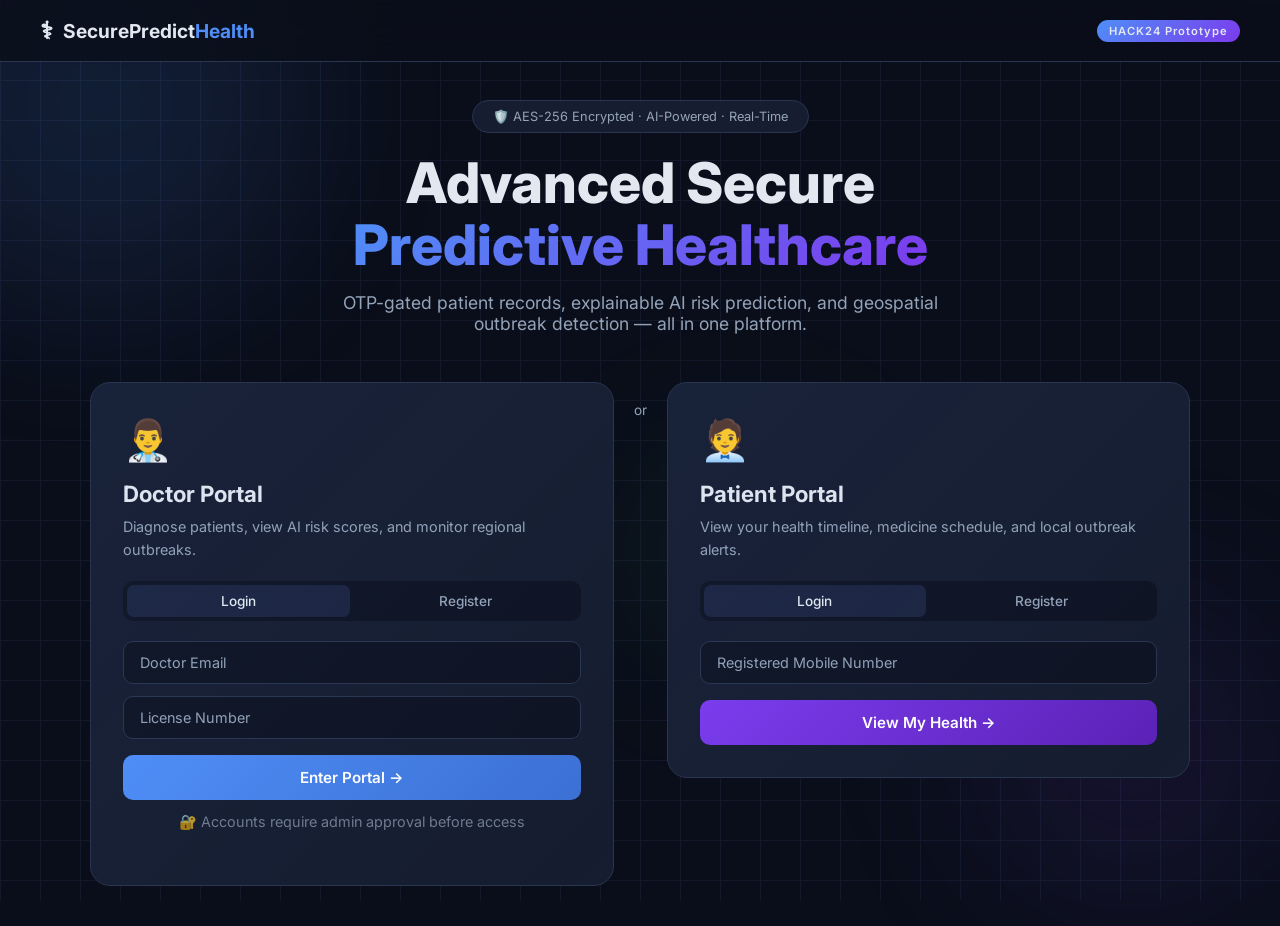
<file: static/index.html>
<!DOCTYPE html>
<html lang="en">
<head>
  <meta charset="UTF-8" />
  <meta name="viewport" content="width=device-width, initial-scale=1.0"/>
  <title>SecurePredict Health — Advanced Healthcare Platform</title>
  <link rel="preconnect" href="https://fonts.googleapis.com"/>
  <link href="https://fonts.googleapis.com/css2?family=Inter:wght@300;400;500;600;700;800&display=swap" rel="stylesheet"/>
  <link rel="stylesheet" href="style.css"/>
</head>
<body class="landing-body">

  <!-- Animated Background -->
  <div class="bg-grid"></div>
  <div class="bg-orb orb1"></div>
  <div class="bg-orb orb2"></div>
  <div class="bg-orb orb3"></div>

  <nav class="navbar">
    <div class="nav-brand">
      <span class="brand-icon">⚕</span>
      <span class="brand-name">SecurePredict<span class="brand-accent">Health</span></span>
    </div>
    <div class="nav-badge">HACK24 Prototype</div>
  </nav>

  <main class="landing-main">
    <div class="hero-section">
      <div class="hero-tag">🛡️ AES-256 Encrypted · AI-Powered · Real-Time</div>
      <h1 class="hero-title">Advanced Secure<br/><span class="gradient-text">Predictive Healthcare</span></h1>
      <p class="hero-sub">OTP-gated patient records, explainable AI risk prediction, and geospatial outbreak detection — all in one platform.</p>

      <div class="portal-cards">
        <!-- Doctor Card -->
        <div class="portal-card" id="doctorCard">
          <div class="portal-card-icon">👨‍⚕️</div>
          <h2>Doctor Portal</h2>
          <p>Diagnose patients, view AI risk scores, and monitor regional outbreaks.</p>
          <div class="portal-tabs">
            <button class="tab-btn active" onclick="switchAuthTab('doctor','login')">Login</button>
            <button class="tab-btn" onclick="switchAuthTab('doctor','register')">Register</button>
          </div>
          <!-- Doctor Login -->
          <div id="doctor-login" class="auth-form active-form">
            <input type="email" id="doc-login-email" placeholder="Doctor Email" class="inp"/>
            <input type="text" id="doc-login-license" placeholder="License Number" class="inp"/>
            <button class="btn-primary" onclick="doctorLogin()">Enter Portal →</button>
            <p class="info-note">🔐 Accounts require admin approval before access</p>
          </div>
          <!-- Doctor Register -->
          <div id="doctor-register" class="auth-form">
            <input type="text" id="doc-reg-name" placeholder="Full Name" class="inp"/>
            <input type="email" id="doc-reg-email" placeholder="Email" class="inp"/>
            <input type="text" id="doc-reg-license" placeholder="Medical License Number" class="inp"/>
            <input type="text" id="doc-reg-spec" placeholder="Specialization (e.g. Cardiology)" class="inp"/>
            <button class="btn-primary" onclick="doctorRegister()">Register →</button>
          </div>
        </div>

        <!-- Divider -->
        <div class="portal-divider"><span>or</span></div>

        <!-- Patient Card -->
        <div class="portal-card" id="patientCard">
          <div class="portal-card-icon">🧑‍💼</div>
          <h2>Patient Portal</h2>
          <p>View your health timeline, medicine schedule, and local outbreak alerts.</p>
          <div class="portal-tabs">
            <button class="tab-btn active" onclick="switchAuthTab('patient','login')">Login</button>
            <button class="tab-btn" onclick="switchAuthTab('patient','register')">Register</button>
          </div>
          <!-- Patient Login -->
          <div id="patient-login" class="auth-form active-form">
            <input type="tel" id="pat-login-mobile" placeholder="Registered Mobile Number" class="inp"/>
            <button class="btn-secondary" onclick="patientLogin()">View My Health →</button>
          </div>
          <!-- Patient Register -->
          <div id="patient-register" class="auth-form">
            <input type="text" id="pat-reg-name" placeholder="Full Name" class="inp"/>
            <input type="tel" id="pat-reg-mobile" placeholder="Mobile Number (Unique ID)" class="inp"/>
            <input type="date" id="pat-reg-dob" placeholder="Date of Birth" class="inp"/>
            <select id="pat-reg-gender" class="inp">
              <option value="">Select Gender</option>
              <option value="Male">Male</option>
              <option value="Female">Female</option>
              <option value="Other">Other</option>
            </select>
            <input type="text" id="pat-reg-pincode" placeholder="Home Pincode (e.g. 560037)" class="inp"/>
            <input type="text" id="pat-reg-genetic" placeholder="Genetic History (e.g. Diabetes)" class="inp"/>
            <input type="text" id="pat-reg-habits" placeholder="Lifestyle Habits (e.g. Smoking)" class="inp"/>
            <button class="btn-secondary" onclick="patientRegister()">Register →</button>
          </div>
        </div>
      </div>
    </div>
  </main>

  <!-- Toast Notification -->
  <div id="toast" class="toast"></div>

  <script src="app.js"></script>
  <script>
    function switchAuthTab(portal, tab) {
      const prefix = portal === 'doctor' ? 'doc' : 'pat';
      document.getElementById(`${portal}-login`).classList.remove('active-form');
      document.getElementById(`${portal}-register`).classList.remove('active-form');
      document.getElementById(`${portal}-${tab}`).classList.add('active-form');

      const card = document.getElementById(`${portal === 'doctor' ? 'doctor' : 'patient'}Card`);
      card.querySelectorAll('.tab-btn').forEach(b => b.classList.remove('active'));
      event.target.classList.add('active');
    }
  </script>
</body>
</html>
</file>
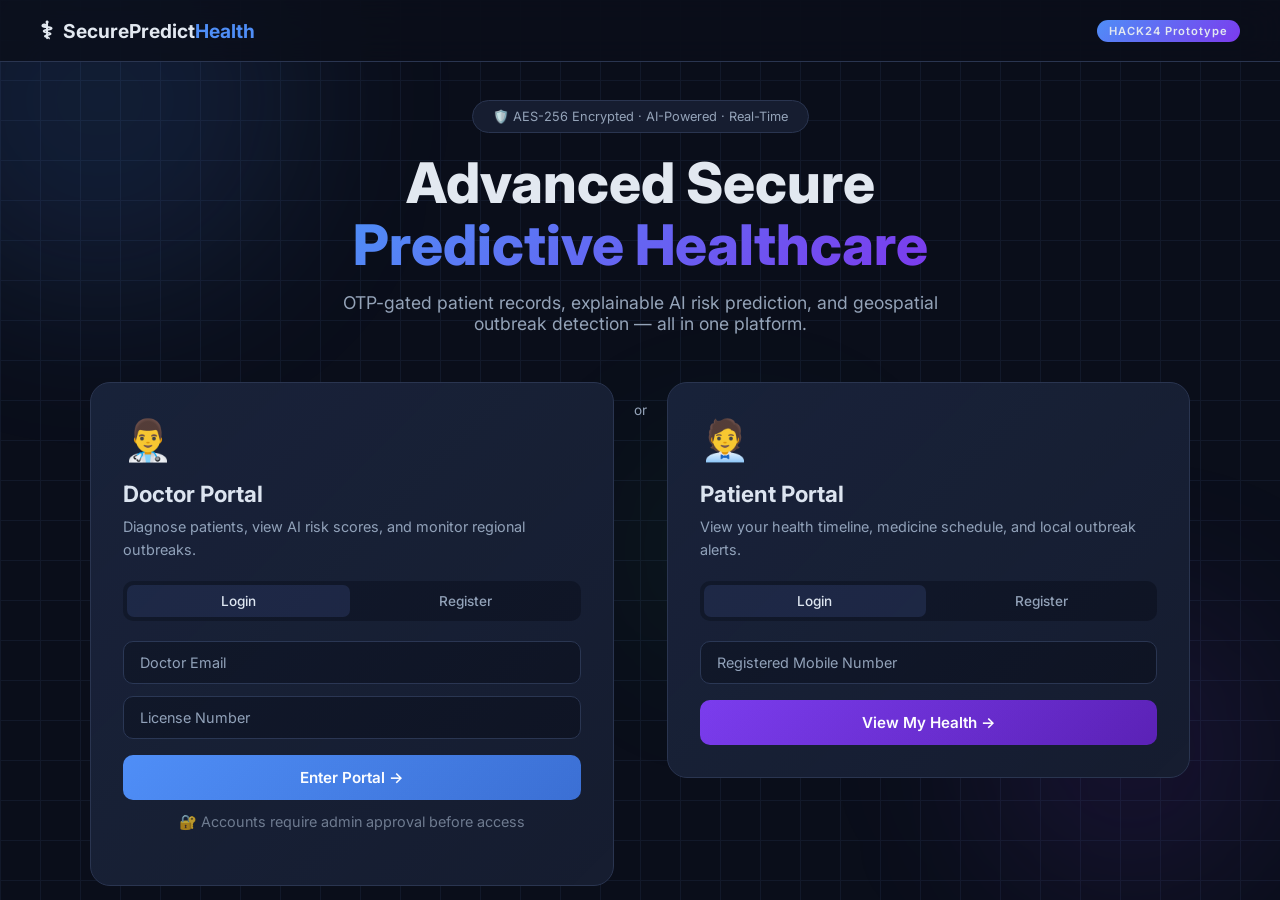
<file: static/patient.html>
<!DOCTYPE html>
<html lang="en">
<head>
  <meta charset="UTF-8"/>
  <meta name="viewport" content="width=device-width, initial-scale=1.0"/>
  <title>Patient Portal — SecurePredict</title>
  <link href="https://fonts.googleapis.com/css2?family=Inter:wght@300;400;500;600;700;800&display=swap" rel="stylesheet"/>
  <link rel="stylesheet" href="style.css"/>
</head>
<body class="dash-body">
<div class="bg-grid"></div>
<div class="bg-orb orb1"></div>
<div class="bg-orb orb2"></div>

<!-- NAVBAR -->
<nav class="navbar">
  <div class="nav-brand">
    <span class="brand-icon">⚕</span>
    <span class="brand-name">SecurePredict<span class="brand-accent">Health</span></span>
  </div>
  <div class="nav-user">
    <span id="nav-pat-name">Patient</span>
    <div class="nav-avatar">🧑‍💼</div>
    <button class="nav-logout" onclick="logout()">Logout</button>
  </div>
</nav>

<!-- SIDEBAR -->
<aside class="sidebar">
  <div class="sidebar-section">My Health</div>
  <button class="sidebar-link active" onclick="showPage('home',this)"><span class="icon">🏠</span>Home</button>
  <button class="sidebar-link" onclick="showPage('meds',this)"><span class="icon">💊</span>Medications</button>
  <button class="sidebar-link" onclick="showPage('history',this)"><span class="icon">📋</span>Health History</button>
  <button class="sidebar-link" onclick="showPage('diagnostics',this)"><span class="icon">🧠</span>AI Diagnostics</button>
  <div class="sidebar-section">Security</div>
  <button class="sidebar-link" onclick="showPage('security',this)"><span class="icon">🔑</span>Security Keys</button>
  <button class="sidebar-link" onclick="showPage('auditlogs',this)"><span class="icon">📜</span>Audit Trail</button>
  <div class="sidebar-section">Support</div>
  <button class="sidebar-link" onclick="showPage('chatbot',this)"><span class="icon">💬</span>Health Assistant</button>
</aside>

<main class="dash-content">

  <!-- HOME PAGE -->
  <div class="page active" id="page-home">
    <div class="page-title" id="home-title">My Health Dashboard</div>
    <div class="page-sub" id="home-sub">Your personal health command center</div>
    <div id="outbreak-banner" style="margin-bottom:16px"></div>
    <div id="sentinel-status" style="margin-bottom:16px"></div>
    <div class="metrics-row" style="grid-template-columns:repeat(3,1fr)">
      <div class="metric-card blue">
        <div class="metric-label">Registered Pincode</div>
        <div class="metric-value" style="font-size:1.4rem" id="h-pincode">—</div>
      </div>
      <div class="metric-card purple">
        <div class="metric-label">Active Prescriptions</div>
        <div class="metric-value" id="h-rx">0</div>
      </div>
      <div class="metric-card green">
        <div class="metric-label">Next Follow-Up</div>
        <div class="metric-value" style="font-size:1.1rem;margin-top:6px" id="h-followup">—</div>
      </div>
    </div>
    <div class="grid-2">
      <div class="card">
        <div class="card-title">🔐 Data Privacy Status</div>
        <div style="display:flex;flex-direction:column;gap:10px;margin-top:8px">
          <div style="display:flex;justify-content:space-between;align-items:center;padding:12px;background:var(--bg2);border-radius:10px">
            <span style="font-size:.88rem">Medical Records Encryption</span>
            <span class="status-badge approved">AES-256 ACTIVE</span>
          </div>
          <div style="display:flex;justify-content:space-between;align-items:center;padding:12px;background:var(--bg2);border-radius:10px">
            <span style="font-size:.88rem">Genetic Data</span>
            <span class="status-badge approved">ENCRYPTED</span>
          </div>
          <div style="display:flex;justify-content:space-between;align-items:center;padding:12px;background:var(--bg2);border-radius:10px">
            <span style="font-size:.88rem">Access Control</span>
            <span class="status-badge approved">OTP GATED</span>
          </div>
        </div>
      </div>
      <div class="card">
        <div class="card-title">📅 Today's Quick Schedule</div>
        <div id="home-meds-quick"><p style="color:var(--text2);font-size:.85rem">No medications scheduled.</p></div>
      </div>
    </div>
  </div>

  <!-- MEDICATIONS PAGE -->
  <div class="page" id="page-meds">
    <div class="page-title">💊 My Medication Schedule</div>
    <div class="page-sub">Daily prescription tracker — check off your doses</div>
    <div class="grid-3" id="meds-grid">
      <div class="card">
        <div class="card-title">🌅 Morning</div>
        <div id="morning-list"><p style="color:var(--text2);font-size:.85rem">No medications</p></div>
      </div>
      <div class="card">
        <div class="card-title">☀️ Afternoon</div>
        <div id="afternoon-list"><p style="color:var(--text2);font-size:.85rem">No medications</p></div>
      </div>
      <div class="card">
        <div class="card-title">🌙 Night</div>
        <div id="night-list"><p style="color:var(--text2);font-size:.85rem">No medications</p></div>
      </div>
    </div>
    <div class="card" style="margin-top:20px">
      <div class="card-title">📅 Upcoming Follow-Up Appointments</div>
      <div id="followup-list" style="margin-top:10px"></div>
    </div>
  </div>

  <!-- HISTORY PAGE -->
  <div class="page" id="page-history">
    <div class="page-title">📋 Health History</div>
    <div class="page-sub">All recorded diagnoses and doctor visits</div>
    <div id="history-list"></div>
  </div>

  <!-- AI DIAGNOSTICS PAGE -->
  <div class="page" id="page-diagnostics">
    <div class="page-title">🧠 AI Health Diagnostics (Non-Invasive)</div>
    <div class="page-sub">Monitor your vitals and respiratory health using AI-powered camera and audio analysis</div>
    <div class="grid-2">
      <!-- Vitals Analysis -->
      <div class="card">
        <div class="card-title">📹 Video Plethysmography (Vitals)</div>
        <p style="font-size:.82rem;color:var(--text2);margin-bottom:12px">Upload a 30-second selfie video to analyze Blood Volume Pulse (BVP), Hemoglobin, and Glucose trends.</p>
        <input type="file" id="vitals-video" class="inp" accept="video/*"/>
        <button class="btn-primary" onclick="runVitalsAnalysis()" id="vitals-btn">Analyze Vitals →</button>
        <div id="vitals-results" style="margin-top:16px;display:none"></div>
      </div>
      
      <!-- Cough Analysis -->
      <div class="card">
        <div class="card-title">🎙️ Audio-Biopsy (Respiratory)</div>
        <p style="font-size:.82rem;color:var(--text2);margin-bottom:12px">Record or upload a 5-second cough sample to evaluate respiratory fluid buildup scores.</p>
        <input type="file" id="cough-audio" class="inp" accept="audio/*"/>
        <button class="btn-secondary" onclick="runCoughAnalysis()" id="cough-btn">Analyze Cough →</button>
        <div id="cough-results" style="margin-top:16px;display:none"></div>
      </div>
      
      <!-- Facial Phenotype Analysis -->
      <div class="card" style="grid-column: span 2">
        <div class="card-title">📸 Facial Phenotype Analysis (AI Screening)</div>
        <p style="font-size:.82rem;color:var(--text2);margin-bottom:12px">Upload a high-clearance front-facing photo to screen for specific phenotypic markers associated with systemic conditions.</p>
        <div style="display:flex;gap:12px;align-items:center">
          <input type="file" id="face-image" class="inp" accept="image/*" style="flex:1;margin:0"/>
          <button class="btn-green" onclick="runFaceAnalysis()" id="face-btn" style="width:200px">Run AI Screening →</button>
        </div>
        <div id="face-results" style="margin-top:16px;display:none"></div>
      </div>
    </div>
  </div>

  <!-- SECURITY PAGE -->
  <div class="page" id="page-security">
    <div class="page-title">🔑 Security & Consent Center</div>
    <div class="page-sub">Active OTP requests from doctors seeking access to your records</div>
    <div class="card">
      <div class="card-title">Active Data Access Requests</div>
      <div id="otp-requests-list" style="margin-top:12px">
        <p style="color:var(--text2);font-size:.85rem">Checking for active requests…</p>
      </div>
    </div>
    <div class="card" style="margin-top:20px">
      <div class="card-title">ℹ️ How Your Data Is Protected</div>
      <div style="display:flex;flex-direction:column;gap:12px;margin-top:8px;font-size:.88rem;color:var(--text2);line-height:1.7">
        <p>🛡️ All your health records are encrypted using <strong style="color:var(--text)">AES-256 Fernet encryption</strong> before being stored in the database.</p>
        <p>🔑 Doctors can only view your records after generating an OTP and receiving your authorization code.</p>
        <p>📜 Every access event is permanently logged in the Audit Trail, visible to you at all times.</p>
        <p>❌ You can revoke access by notifying the hospital admin. OTPs expire after use.</p>
      </div>
    </div>
  </div>

  <!-- AUDIT LOGS PAGE -->
  <div class="page" id="page-auditlogs">
    <div class="page-title">📜 My Audit Trail</div>
    <div class="page-sub">Complete log of who accessed your data and when</div>
    <div class="card">
      <div id="pat-audit-list"><p style="color:var(--text2)">Loading…</p></div>
    </div>
  </div>

  <!-- CHATBOT PAGE -->
  <div class="page" id="page-chatbot">
    <div class="page-title">💬 Health Assistant</div>
    <div class="page-sub">Rule-based AI health guide — for emergencies call 108 immediately</div>
    <div class="card" style="max-width:700px">
      <div class="chat-container" id="chat-box">
        <div class="chat-msg bot">👋 Hello! I'm your SecurePredict Health Assistant. I can help with common health questions. For emergencies, always call <strong>108</strong>. What can I help you with today?</div>
      </div>
      <div class="chat-input-row">
        <input class="inp" id="chat-input" placeholder="Type your symptoms or question…" style="margin:0" onkeydown="if(event.key==='Enter')sendChat()"/>
        <button class="btn-primary" style="width:auto;padding:12px 20px" onclick="sendChat()">Send →</button>
      </div>
      <p style="font-size:.75rem;color:var(--text2);margin-top:10px">⚕ This assistant is for informational purposes only. Always consult your doctor.</p>
    </div>
  </div>

</main>

<div id="toast" class="toast"></div>

<script>
const API = 'http://127.0.0.1:8000';
let patient = null;
let dashData = null;

// ── Init ──────────────────────────────────────────────────
window.onload = async ()=>{
  const p = sessionStorage.getItem('patient');
  if(!p){ window.location.href='index.html'; return; }
  patient = JSON.parse(p);
  document.getElementById('nav-pat-name').textContent = patient.name;
  document.getElementById('home-title').textContent   = `Welcome, ${patient.name}`;
  document.getElementById('h-pincode').textContent    = patient.pincode;
  await loadDashboard();

  // Start both background listener agents
  startOTPListener(patient.id);         // SMS-style OTP toast — polls every 3s
  startOutbreakListener(patient.pincode); // Red banner alert — polls every 15s
};

function logout(){ sessionStorage.clear(); window.location.href='index.html'; }

function showPage(id, el){
  document.querySelectorAll('.page').forEach(p=>p.classList.remove('active'));
  document.querySelectorAll('.sidebar-link').forEach(b=>b.classList.remove('active'));
  document.getElementById('page-'+id).classList.add('active');
  el.classList.add('active');
  if(id==='auditlogs') loadAuditLogs();
  if(id==='security')  loadSecurity();
}

function toast(msg,type='info'){
  const t=document.getElementById('toast');
  t.textContent=msg; t.className=`toast ${type} show`;
  setTimeout(()=>t.classList.remove('show'),3500);
}

// ── Dashboard Load ────────────────────────────────────────
async function loadDashboard(){
  const [dbRes, obRes] = await Promise.all([
    fetch(`${API}/patient/dashboard/${patient.mobile}`),
    fetch(`${API}/outbreaks`)
  ]);
  dashData = await dbRes.json();
  const outbreaks = await obRes.json();

  // Outbreak banner
  const ob = outbreaks.find(o=>o.pincode===patient.pincode);
  const banner = document.getElementById('outbreak-banner');
  banner.innerHTML = ob
    ? `<div class="alert-banner danger"><span style="font-size:1.3rem">⚠️</span><div><strong>COMMUNITY ALERT: ${ob.symptom} Outbreak Detected in Your Area (${patient.pincode})</strong><br><span style="font-size:.85rem;opacity:.85">${ob.count} cases reported. Avoid crowded places, stay hydrated, consult your doctor immediately if symptomatic.</span></div></div>`
    : `<div class="alert-banner safe">✅ Your area (${patient.pincode}) is currently safe — no active outbreaks detected.</div>`;

  // Diagnoses & meds
  const diagnoses = dashData.diagnoses||[];
  document.getElementById('h-rx').textContent = diagnoses.length;
  if(diagnoses.length){
    const latest = diagnoses[diagnoses.length-1];
    document.getElementById('h-followup').textContent = latest.follow_up_date||'—';
  }

  // Quick meds on home
  renderAllMeds(diagnoses);
  renderHistory(diagnoses);
  await loadSentinelStatus();
}

async function loadSentinelStatus(){
  const res = await fetch(`${API}/api/v1/sentinel/risk-assessment/${patient.pincode}`);
  const data = await res.json();
  const el = document.getElementById('sentinel-status');
  
  const colors = { "High Risk": "#ef4444", "Medium Risk": "#f59e0b", "Low Risk": "#22c55e" };
  const bgColor = colors[data.status] || "#22c55e";
  
  el.innerHTML = `
    <div class="alert-banner" style="background:${bgColor}20;border:1px solid ${bgColor}40;display:flex;align-items:center;gap:12px">
      <span style="font-size:1.2rem">${data.is_high_risk ? '⚠️' : '🛡️'}</span>
      <div style="flex:1">
        <div style="font-size:.85rem;font-weight:700;color:${bgColor}">COMMUNITY HEALTH STATUS: ${data.status}</div>
        <div style="font-size:.78rem;color:var(--text2)">
          ${data.is_high_risk 
            ? `Local Alert: High risk of ${data.flagged_pathogens.join(', ')} spillover. Avoid contact with livestock and report any respiratory symptoms immediately.` 
            : `Your area shows ${data.status.toLowerCase()} for zoonotic spillover. Monitoring active.`}
        </div>
      </div>
      <div class="nav-badge" style="background:${bgColor};color:#fff;margin:0">${Math.round(data.combined_spillover_risk * 100)}% Risk</div>
    </div>`;
}

function renderAllMeds(diagnoses){
  const morning=[], afternoon=[], night=[];
  diagnoses.forEach(d=>{
    (d.medications||[]).forEach(m=>{
      if(m.morning)   morning.push(m.name);
      if(m.afternoon) afternoon.push(m.name);
      if(m.night)     night.push(m.name);
    });
  });

  const fmtList = (arr, session, divId)=>{
    const el = document.getElementById(divId);
    if(!el) return;
    el.innerHTML = arr.length
      ? arr.map((n,i)=>`<div class="med-item"><input class="med-check" type="checkbox" id="chk-${session}-${i}"/><div><div class="med-name">${n}</div><div class="med-time">${session.charAt(0).toUpperCase()+session.slice(1)} dose</div></div></div>`).join('')
      : '<p style="color:var(--text2);font-size:.85rem">No medications</p>';
  };
  fmtList(morning,'morning','morning-list');
  fmtList(afternoon,'afternoon','afternoon-list');
  fmtList(night,'night','night-list');

  // Home quick view
  const all=[...morning,...afternoon,...night];
  document.getElementById('home-meds-quick').innerHTML = all.length
    ? all.slice(0,4).map(n=>`<div class="med-item" style="padding:10px"><input class="med-check" type="checkbox"/><div class="med-name">${n}</div></div>`).join('')
    : '<p style="color:var(--text2);font-size:.85rem">No medications today.</p>';

  // Followup
  const fu = document.getElementById('followup-list');
  if(fu){
    const fuDates = [...new Set(diagnoses.map(d=>d.follow_up_date).filter(Boolean))];
    fu.innerHTML = fuDates.length
      ? fuDates.map(d=>`<div class="med-item"><span style="font-size:1.2rem">📅</span><div><div class="med-name">Scheduled Follow-Up</div><div class="med-time">${d}</div></div></div>`).join('')
      : '<p style="color:var(--text2);font-size:.85rem">No upcoming appointments.</p>';
  }
}

function renderHistory(diagnoses){
  const el = document.getElementById('history-list');
  if(!el) return;
  el.innerHTML = diagnoses.length
    ? diagnoses.slice().reverse().map(d=>`
        <div class="diag-card">
          <div class="diag-header">
            <span class="diag-symptom">🩺 ${d.symptoms}</span>
            <span class="diag-badge">${d.pincode}</span>
          </div>
          <div class="diag-date">Recorded: ${d.timestamp?.replace('T',' ').slice(0,16)||'Unknown'} &nbsp;|&nbsp; Follow-up: ${d.follow_up_date||'—'}</div>
          <div style="margin-top:10px;display:flex;flex-wrap:wrap;gap:6px">
            ${(d.medications||[]).map(m=>`<span class="tag">💊 ${m.name}</span>`).join('')}
          </div>
        </div>`).join('')
    : '<div class="alert-banner safe">No diagnosis records found. Visit your doctor to get started.</div>';
}

// ── Security Page ─────────────────────────────────────────
async function loadSecurity(){
  const res  = await fetch(`${API}/patient/dashboard/${patient.mobile}`);
  const data = await res.json();
  const otps = data.active_otps||[];
  const el   = document.getElementById('otp-requests-list');
  el.innerHTML = otps.length
    ? otps.map(o=>`
        <div style="background:rgba(245,158,11,.1);border:1px solid rgba(245,158,11,.3);border-radius:12px;padding:16px;margin-bottom:10px">
          <div style="font-size:.78rem;color:var(--text2);margin-bottom:8px">Doctor ID ${o.doctor_id} is requesting access to your records</div>
          <div style="display:flex;align-items:center;gap:12px">
            <div class="otp-chip">${o.otp_code}</div>
            <div style="font-size:.82rem;color:var(--text2)">Share this code with your doctor to grant access. It expires after one use.</div>
          </div>
        </div>`).join('')
    : '<div class="alert-banner safe">✅ No active data requests. Your records are private.</div>';
}

// ── Audit Logs ────────────────────────────────────────────
async function loadAuditLogs(){
  const logs = await fetch(`${API}/audit_logs`).then(r=>r.json());
  document.getElementById('pat-audit-list').innerHTML = logs.length
    ? logs.map(l=>`<div class="log-item"><div class="log-dot" style="background:${l.event.includes('GRANTED')?'var(--orange)':'var(--accent)'}"></div><div><div class="log-event">${l.event}</div><div class="log-time">${l.timestamp?.replace('T',' ').slice(0,19)||''}</div></div></div>`).join('')
    : '<p style="color:var(--text2)">No audit events yet.</p>';
}

// ── AI Diagnostics ────────────────────────────────────────
async function runVitalsAnalysis(){
  const fileInput = document.getElementById('vitals-video');
  if(!fileInput.files[0]) return toast('Please select a video file','error');
  
  const btn = document.getElementById('vitals-btn');
  btn.disabled = true; btn.textContent = 'Processing...';
  
  const formData = new FormData();
  formData.append('file', fileInput.files[0]);
  
  try {
    const res = await fetch(`${API}/api/v1/patient/analyze-vitals?patient_id=${patient.id}&pincode=${patient.pincode}`, {
      method: 'POST', body: formData
    });
    const data = await res.json();
    
    const resDiv = document.getElementById('vitals-results');
    resDiv.style.display = 'block';
    resDiv.innerHTML = `
      <div class="alert-banner safe" style="margin:0">
        <div style="font-weight:700;margin-bottom:8px">Vitals Trend Extracted ✓</div>
        <div style="font-size:.85rem">Predicted Hemoglobin: <strong>${data.hemoglobin_trend[0].toFixed(1)} g/dL</strong></div>
        <div style="font-size:.85rem">Predicted Glucose: <strong>${data.glucose_trend[0].toFixed(0)} mg/dL</strong></div>
        <div style="font-size:.7rem;margin-top:8px;opacity:.8">BVP Stability: High. Trends saved to secure cloud for community surveillance.</div>
      </div>`;
    toast('Vitals analysis complete','success');
  } catch(e) {
    toast('Analysis failed','error');
  } finally {
    btn.disabled = false; btn.textContent = 'Analyze Vitals →';
  }
}

async function runCoughAnalysis(){
  const fileInput = document.getElementById('cough-audio');
  if(!fileInput.files[0]) return toast('Please select an audio file','error');
  
  const btn = document.getElementById('cough-btn');
  btn.disabled = true; btn.textContent = 'Processing...';
  
  const formData = new FormData();
  formData.append('file', fileInput.files[0]);
  
  try {
    const res = await fetch(`${API}/api/v1/patient/analyze-cough?patient_id=${patient.id}&pincode=${patient.pincode}`, {
      method: 'POST', body: formData
    });
    const data = await res.json();
    
    const resDiv = document.getElementById('cough-results');
    resDiv.style.display = 'block';
    resDiv.innerHTML = `
      <div class="alert-banner ${data.fluid_score > 60 ? 'danger' : 'safe'}" style="margin:0">
        <div style="font-weight:700;margin-bottom:8px">Respiratory Analysis Result ✓</div>
        <div style="font-size:.85rem">Fluid Buildup Score: <strong>${data.fluid_score}/100</strong></div>
        <div style="font-size:.78rem;margin-top:4px">${data.fluid_score > 60 ? '⚠️ Warning: AI detected patterns consistent with respiratory congestion.' : '✅ Normal lung sounds detected.'}</div>
        <div style="font-size:.7rem;margin-top:8px;opacity:.8;background:rgba(255,255,255,0.1);padding:4px;border-radius:4px">Mel-spectrogram heatmap generated & archived.</div>
      </div>`;
    toast('Cough analysis complete','success');
  } catch(e) {
    toast('Analysis failed','error');
  } finally {
    btn.disabled = false; btn.textContent = 'Analyze Cough →';
  }
}

async function runFaceAnalysis(){
  const fileInput = document.getElementById('face-image');
  if(!fileInput.files[0]) return toast('Please select an image file','error');
  
  const btn = document.getElementById('face-btn');
  btn.disabled = true; btn.textContent = 'Screening...';
  
  const formData = new FormData();
  formData.append('file', fileInput.files[0]);
  
  try {
    const res = await fetch(`${API}/api/v1/patient/analyze-face`, {
      method: 'POST', body: formData
    });
    const data = await res.json();
    
    const resDiv = document.getElementById('face-results');
    resDiv.style.display = 'block';
    resDiv.innerHTML = `
      <div class="alert-banner ${data.disease === 'Healthy / Undetermined' ? 'safe' : 'danger'}" style="margin:0; background:rgba(0,0,0,0.2)">
        <div style="font-weight:700;margin-bottom:8px;font-size:1.1rem;color:#fff">AI Screening Result: ${data.disease}</div>
        <div style="font-size:.9rem;color:var(--text2)">Confidence Level: <strong>${data.confidence}</strong></div>
        <div style="margin-top:10px">
          <div style="font-size:.75rem;font-weight:700;color:var(--accent);margin-bottom:4px;text-transform:uppercase">Detected Markers:</div>
          <ul style="font-size:.82rem;margin:0;padding-left:16px;color:#cbd5e1">
            ${data.phenotypic_markers.map(m=>`<li>${m}</li>`).join('')}
          </ul>
        </div>
        <div style="font-size:.7rem;margin-top:12px;opacity:.7;padding:8px;border-top:1px solid rgba(255,255,255,0.1)">
          <strong>Technical Metrics:</strong> Variance: ${data.analysis_metrics.texture_variance} | Eye Ratio: ${data.analysis_metrics.eye_to_face_ratio}% | Aspect Ratio: ${data.analysis_metrics.facial_aspect_ratio}
        </div>
      </div>`;
    toast('Facial analysis complete','success');
  } catch(e) {
    toast('Screening failed','error');
  } finally {
    btn.disabled = false; btn.textContent = 'Run AI Screening →';
  }
}

// ══════════════════════════════════════════════════════════
// LISTENER AGENT 1: OTP Notification Poller (every 3 seconds)
// Simulates a mobile SMS push notification via polling.
// ══════════════════════════════════════════════════════════
function startOTPListener(patientId) {
  // Create the SMS-style toast container (hidden by default)
  const smsToast = document.createElement('div');
  smsToast.id = 'sms-toast';
  smsToast.style.cssText = `
    position: fixed; bottom: 30px; right: 30px; z-index: 9999;
    background: linear-gradient(135deg, #1c2540, #0f1423);
    border: 1px solid rgba(79,142,247,0.5);
    border-radius: 16px; padding: 0; width: 320px;
    box-shadow: 0 20px 60px rgba(0,0,0,0.5), 0 0 0 1px rgba(79,142,247,0.2);
    transform: translateY(120%); transition: transform 0.4s cubic-bezier(0.34,1.56,0.64,1);
    overflow: hidden;
  `;
  smsToast.innerHTML = `
    <div style="background:rgba(79,142,247,0.15);padding:10px 16px;display:flex;align-items:center;gap:8px;border-bottom:1px solid rgba(79,142,247,0.2)">
      <span style="font-size:1.1rem">📩</span>
      <span style="font-size:.78rem;font-weight:600;color:#94a3b8;letter-spacing:.5px">NEW SMS NOTIFICATION</span>
      <button onclick="dismissSMSToast()" style="margin-left:auto;background:none;border:none;color:#64748b;cursor:pointer;font-size:1rem">✕</button>
    </div>
    <div style="padding:16px">
      <div id="sms-content" style="font-size:.9rem;color:#e2e8f0;line-height:1.5">
        Your OTP for <strong id="sms-doctor-bold" style="color:#4f8ef7"></strong> is <strong id="sms-otp-bold" style="font-size:1.2rem;letter-spacing:1px;color:#fff;background:rgba(255,255,255,0.1);padding:2px 8px;border-radius:4px"></strong>
      </div>
      <div style="font-size:.72rem;color:#64748b;margin-top:12px;display:flex;justify-content:space-between">
        <span>Just now</span>
        <span>SecurePredict Health</span>
      </div>
    </div>
    <div id="sms-progress" style="height:3px;background:rgba(79,142,247,0.3);width:100%">
      <div id="sms-progress-bar" style="height:100%;background:linear-gradient(90deg,#4f8ef7,#7c3aed);width:100%;transition:width 10s linear"></div>
    </div>
  `;
  document.body.appendChild(smsToast);

  let dismissTimer = null;

  window.dismissSMSToast = () => {
    smsToast.style.transform = 'translateY(120%)';
    if (dismissTimer) clearTimeout(dismissTimer);
  };

  // Poll every 3 seconds
  setInterval(async () => {
    try {
      const res = await fetch(`${API}/get-otp/${patientId}`);
      if (res.status === 204) return; // Nothing pending
      if (!res.ok) return;

      const data = await res.json();

      // Populate toast with the exact requested wording
      document.getElementById('sms-doctor-bold').textContent = data.doctor_name;
      document.getElementById('sms-otp-bold').textContent = data.otp;

      // Animate in
      smsToast.style.transform = 'translateY(0)';

      // Progress bar countdown (10 seconds)
      const bar = document.getElementById('sms-progress-bar');
      bar.style.transition = 'none';
      bar.style.width = '100%';
      requestAnimationFrame(() => {
        requestAnimationFrame(() => {
          bar.style.transition = 'width 10s linear';
          bar.style.width = '0%';
        });
      });

      // Auto-dismiss after 10 seconds
      if (dismissTimer) clearTimeout(dismissTimer);
      dismissTimer = setTimeout(() => {
        smsToast.style.transform = 'translateY(120%)';
      }, 10000);

      // Refresh security tab if open
      if (document.getElementById('page-security').classList.contains('active')) {
        loadSecurity();
      }
    } catch (e) { /* silently ignore network errors during polling */ }
  }, 3000);
}

// ══════════════════════════════════════════════════════════
// LISTENER AGENT 2: Predictive Outbreak Alert Engine
// Polls /check-outbreak/{pincode} every 15 seconds.
// Dynamically injects a red emergency banner if outbreak found.
// ══════════════════════════════════════════════════════════
function startOutbreakListener(pincode) {
  let bannerInjected = false;

  async function checkAndAlert() {
    try {
      const res  = await fetch(`${API}/check-outbreak/${pincode}`);
      if (!res.ok) return;
      const data = await res.json();

      if (data.outbreak_detected && !bannerInjected) {
        bannerInjected = true;

        // Build the emergency banner element
        const banner = document.createElement('div');
        banner.id = 'emergency-outbreak-banner';
        banner.style.cssText = `
          position: fixed; top: 0; left: 0; right: 0; z-index: 8888;
          background: linear-gradient(135deg, #7f1d1d, #991b1b);
          border-bottom: 2px solid #ef4444;
          padding: 0; overflow: hidden;
          animation: bannerSlideDown 0.5s ease;
        `;

        const outbreakList = data.outbreaks.map(o =>
          `<strong>${o.symptom}</strong> (${o.count} cases)`
        ).join(', ');

        banner.innerHTML = `
          <div style="display:flex;align-items:center;gap:14px;padding:12px 24px;max-width:1200px;margin:0 auto">
            <span style="font-size:1.5rem;animation:pulse 1s infinite">🚨</span>
            <div style="flex:1">
              <div style="font-size:.92rem;font-weight:700;color:#fecaca">EMERGENCY COMMUNITY HEALTH WARNING — Pincode ${pincode}</div>
              <div style="font-size:.82rem;color:#fca5a5;margin-top:2px">${outbreakList} detected in your area. Avoid crowded places. Consult your doctor immediately if you feel unwell.</div>
            </div>
            <button onclick="document.getElementById('emergency-outbreak-banner').remove(); bannerInjected=false"
              style="background:rgba(255,255,255,0.15);border:1px solid rgba(255,255,255,0.3);color:#fff;padding:6px 14px;border-radius:8px;cursor:pointer;font-size:.8rem;white-space:nowrap">
              Dismiss
            </button>
          </div>
          <style>@keyframes bannerSlideDown{from{transform:translateY(-100%)}to{transform:translateY(0)}}</style>
        `;

        // Inject at very top of body, push content down
        document.body.prepend(banner);
        document.querySelector('.dash-content').style.paddingTop = '130px';
        document.querySelector('.sidebar').style.paddingTop =
          (parseInt(getComputedStyle(document.querySelector('.sidebar')).paddingTop) + 50) + 'px';

      } else if (!data.outbreak_detected && bannerInjected) {
        // Outbreak cleared — remove banner
        const existing = document.getElementById('emergency-outbreak-banner');
        if (existing) existing.remove();
        bannerInjected = false;
        document.querySelector('.dash-content').style.paddingTop = '80px';
      }
    } catch (e) { /* network errors during polling are silent */ }
  }

  checkAndAlert(); // run immediately on load
  setInterval(checkAndAlert, 15000); // then every 15 seconds
}

// ── AI Doctor Chatbot (Gemini-powered) ───────────────────
// Primary: calls /api/v1/chat (Gemini LLM — answers ANYTHING like a real doctor)
// Fallback: local rule-based KB if backend is unreachable

// Generate a unique session ID per login session
const chatSessionId = 'pat-' + (patient?.id || 'guest') + '-' + Date.now();
let aiAvailable = true; // will be set false if backend chat fails

// ── Typing indicator helpers ──────────────────────────────
function showTyping(box) {
  const id = 'typing-' + Date.now();
  if (!document.getElementById('dot-pulse-style')) {
    const s = document.createElement('style');
    s.id = 'dot-pulse-style';
    s.textContent = `@keyframes dotPulse{0%,80%,100%{opacity:.2;transform:scale(.8)}40%{opacity:1;transform:scale(1)}}`;
    document.head.appendChild(s);
  }
  box.innerHTML += `<div class="chat-msg bot" id="${id}" style="opacity:.7">
    <span style="display:inline-flex;gap:5px;align-items:center">
      <span style="width:8px;height:8px;border-radius:50%;background:currentColor;animation:dotPulse 1.2s infinite 0s"></span>
      <span style="width:8px;height:8px;border-radius:50%;background:currentColor;animation:dotPulse 1.2s infinite .2s"></span>
      <span style="width:8px;height:8px;border-radius:50%;background:currentColor;animation:dotPulse 1.2s infinite .4s"></span>
    </span>
  </div>`;
  box.scrollTop = box.scrollHeight;
  return id;
}

function removeTyping(id) {
  const el = document.getElementById(id);
  if (el) el.remove();
}

// ── Format AI reply (convert plain text bullets/bold to HTML) ─
function formatReply(text) {
  return text
    .replace(/\*\*(.*?)\*\*/g, '<strong>$1</strong>')   // **bold**
    .replace(/\*(.*?)\*/g, '<em>$1</em>')                // *italic*
    .replace(/^[•\-]\s+/gm, '<br>• ')                   // bullet points
    .replace(/\n\n+/g, '<br><br>')                       // paragraph breaks
    .replace(/\n/g, '<br>')                              // line breaks
    .replace(/^<br>/, '');                               // remove leading <br>
}

// ── Emergency fast-path (no network needed) ───────────────
const EMERGENCY_TRIGGERS = [
  'stroke','unconscious',
  'can\'t breathe','difficulty breathing','severe bleeding','seizure','collapsed'
];

function checkEmergency(msg) {
  const lower = msg.toLowerCase();
  return EMERGENCY_TRIGGERS.some(t => lower.includes(t));
}

// ── Offline rule-based KB (fallback only) ─────────────────
const KB = [
  // ── EMERGENCIES (highest priority) ──────────────────────
  { triggers:['chest pain','heart attack','cardiac arrest','cardiac'],
    response:'🚨 <strong>EMERGENCY ALERT!</strong> Chest pain can be life-threatening. Call <strong>108</strong> immediately or go to the nearest ER. Do NOT drive yourself.',
    type:'emergency', topic:'emergency' },
  { triggers:['can\'t breathe','can not breathe','difficulty breathing','shortness of breath','suffocate','suffocation'],
    response:'🚨 <strong>EMERGENCY!</strong> Difficulty breathing is a medical emergency. Call <strong>108</strong> now and sit upright while you wait.',
    type:'emergency', topic:'emergency' },
  { triggers:['unconscious','fainted','collapse','collapsed','seizure','stroke'],
    response:'🚨 <strong>EMERGENCY!</strong> Call 108 immediately. Place the person on their side in the recovery position and do not give food/water.',
    type:'emergency', topic:'emergency' },
  { triggers:['bleeding heavily','severe bleeding','blood loss'],
    response:'🚨 <strong>EMERGENCY!</strong> Apply firm pressure to the wound with a clean cloth and call 108 immediately.',
    type:'emergency', topic:'emergency' },

  // ── COMMON COLD & FLU ────────────────────────────────────
  { triggers:['cold','common cold','runny nose','stuffy nose','blocked nose','nasal congestion','sneezing'],
    response:'🤧 <strong>Common Cold:</strong><br>• Rest well and drink plenty of warm fluids (water, soups, herbal teas)<br>• Steam inhalation 2–3× daily relieves nasal congestion<br>• Honey + ginger tea soothes the throat<br>• Saline nasal drops help clear blockage<br>• If fever exceeds 101°F or lasts >3 days, see your doctor.<br><em>Tip: Wash hands frequently to prevent spread.</em>',
    type:'bot', topic:'cold', followup:'Would you also like tips for sore throat or fever that often come with a cold?' },
  { triggers:['flu','influenza','body ache','body pain','chills','feeling sick'],
    response:'🤒 <strong>Influenza (Flu):</strong><br>• Rest completely — your body needs energy to fight the virus<br>• Take paracetamol/acetaminophen for fever and body aches<br>• Stay hydrated with water and electrolyte drinks<br>• Avoid close contact with others to prevent spreading<br>• Symptoms usually resolve in 5–7 days<br>⚠️ If breathing becomes difficult or you feel extreme weakness, visit a clinic immediately.',
    type:'bot', topic:'flu' },

  // ── RESPIRATORY ──────────────────────────────────────────
  { triggers:['cough','coughing','dry cough','wet cough','productive cough','phlegm','mucus'],
    response:'😮‍💨 <strong>Cough Guidance:</strong><br>• <strong>Dry cough:</strong> Honey + warm water, steam, throat lozenges<br>• <strong>Wet cough (with phlegm):</strong> Stay hydrated to loosen mucus; expectorant syrup if prescribed<br>• Avoid cold drinks and dusty environments<br>• Elevate your head while sleeping<br>⚠️ If cough persists >2 weeks, has blood, or causes chest pain — consult a doctor urgently.',
    type:'bot', topic:'cough' },
  { triggers:['sore throat','throat pain','throat infection','tonsil','tonsils','strep'],
    response:'🗣️ <strong>Sore Throat:</strong><br>• Gargle with warm salt water 3–4× a day<br>• Drink warm liquids; avoid cold beverages<br>• Honey and ginger tea with lemon soothes inflammation<br>• OTC throat lozenges provide temporary relief<br>• If you see white patches/pus or have high fever, you may have strep — see a doctor for antibiotics.',
    type:'bot', topic:'throat' },
  { triggers:['asthma','wheezing','wheeze','inhaler'],
    response:'💨 <strong>Asthma:</strong><br>• Use your prescribed reliever inhaler (usually blue) at the first sign of symptoms<br>• Identify and avoid triggers: dust, pollen, smoke, pets<br>• Never stop preventer medication without doctor advice<br>• Keep a peak flow diary if advised<br>⚠️ If your inhaler isn\'t helping or symptoms worsen rapidly, call 108.',
    type:'bot', topic:'asthma' },

  // ── FEVER ────────────────────────────────────────────────
  { triggers:['fever','high temperature','temperature','burning up','hot body'],
    response:'🌡️ <strong>Fever Management:</strong><br>• Take paracetamol (500–1000 mg) every 6 hours as prescribed<br>• Drink at least 8–10 glasses of water/day<br>• Use cool (not cold) wet cloths on forehead<br>• Rest in a well-ventilated room<br>• Monitor temperature every 4 hours<br>⚠️ Seek immediate care if: fever >103°F, rash appears, difficulty breathing, or if a child under 3 months has any fever.',
    type:'bot', topic:'fever' },

  // ── DIGESTIVE ────────────────────────────────────────────
  { triggers:['stomach ache','stomach pain','abdominal pain','belly pain','tummy ache','cramp','cramping'],
    response:'🤢 <strong>Stomach Pain:</strong><br>• Mild pain: rest, avoid solid food, sip clear fluids<br>• Peppermint or ginger tea may ease cramps<br>• Avoid dairy, fatty or spicy foods temporarily<br>• A warm compress on the abdomen can relieve cramping<br>⚠️ See a doctor if pain is severe, accompanied by fever, or lasts >24 hours.',
    type:'bot', topic:'stomach' },
  { triggers:['nausea','vomiting','vomit','throwing up','feel like vomiting','queasy'],
    response:'🤮 <strong>Nausea & Vomiting:</strong><br>• Sip small amounts of clear fluids (water, ORS, ginger ale) frequently<br>• Eat bland foods: crackers, toast, rice, banana<br>• Ginger (tea/candy) is a proven anti-nausea remedy<br>• Avoid solid food for 1–2 hours after vomiting<br>⚠️ Seek care if vomiting persists >24 h, contains blood, or you show signs of dehydration (dry mouth, no urination).',
    type:'bot', topic:'nausea' },
  { triggers:['diarrhea','loose motion','loose stool','watery stool'],
    response:'🚽 <strong>Diarrhea:</strong><br>• Most important: prevent dehydration — drink ORS (Oral Rehydration Solution)<br>• Eat BRAT diet: Banana, Rice, Applesauce, Toast<br>• Avoid dairy, caffeine, and spicy food<br>• Take prescribed anti-diarrheal only if needed<br>⚠️ If you see blood in stool, severe abdominal pain, or symptoms persist >48 h, see a doctor urgently.',
    type:'bot', topic:'diarrhea' },
  { triggers:['constipation','can\'t poop','hard stool','no bowel movement'],
    response:'💧 <strong>Constipation:</strong><br>• Drink 8–10 glasses of water daily<br>• Increase fiber: fruits, vegetables, whole grains<br>• Exercise daily (even a 20-minute walk helps)<br>• Prune juice or warm water in the morning stimulates bowel movement<br>• If no relief in 3+ days, speak with your doctor about a mild laxative.',
    type:'bot', topic:'constipation' },
  { triggers:['acidity','acid reflux','heartburn','gerd','indigestion','burping','gas','bloating'],
    response:'🔥 <strong>Acidity & Heartburn:</strong><br>• Avoid spicy, oily, or acidic foods and carbonated drinks<br>• Don\'t lie down for 2 hours after eating<br>• Eat smaller, more frequent meals<br>• Antacids (like Gelusil or Digene) provide quick relief<br>• Elevate the head of your bed slightly<br>• If symptoms are frequent or severe, ask your doctor about PPIs.',
    type:'bot', topic:'acidity' },

  // ── PAIN ─────────────────────────────────────────────────
  { triggers:['headache','head ache','migraine','head pain','head throbbing'],
    response:'💊 <strong>Headache:</strong><br>• Drink water — dehydration is a common cause<br>• Rest in a quiet, dark room<br>• A cold/warm compress on the forehead or neck may help<br>• Take prescribed analgesics (paracetamol/ibuprofen) if needed<br>• For migraines: avoid triggers like bright lights, strong smells<br>⚠️ Sudden severe "worst headache of your life" or headache with stiff neck/fever = emergency, call 108.',
    type:'bot', topic:'headache' },
  { triggers:['back pain','lower back','backache','spine','sciatica'],
    response:'🪑 <strong>Back Pain:</strong><br>• Apply ice for the first 48 h, then switch to heat<br>• Gentle stretching and walking (avoid complete bed rest)<br>• Take prescribed anti-inflammatories (ibuprofen) if needed<br>• Improve posture: keep your back straight while sitting<br>• Use a lumbar support cushion<br>⚠️ If pain radiates down the leg, causes numbness, or follows an injury — see a doctor.',
    type:'bot', topic:'backpain' },
  { triggers:['joint pain','knee pain','hip pain','arthritis','rheumatoid','swollen joint'],
    response:'🦴 <strong>Joint Pain:</strong><br>• Rest the joint and apply ice (15 min on, 15 min off) for swelling<br>• Heat therapy helps for stiffness (chronic arthritis)<br>• Gentle range-of-motion exercises prevent stiffness<br>• Take prescribed anti-inflammatories<br>• Avoid high-impact activities during flare-ups<br>⚠️ If a joint is red, very swollen, and hot — this could be septic arthritis, a medical emergency.',
    type:'bot', topic:'joint' },

  // ── CHRONIC CONDITIONS ───────────────────────────────────
  { triggers:['diabetes','diabetic','blood sugar','glucose','sugar level','hyperglycemia','hypoglycemia','low sugar','high sugar'],
    response:'🩺 <strong>Diabetes Management:</strong><br>• Monitor blood glucose as prescribed (fasting, post-meal)<br>• Take insulin or oral medication consistently — never skip<br>• Follow a low-GI diet: avoid refined sugar, white bread, sodas<br>• Exercise 30 minutes daily (walking, cycling)<br>• Check feet daily for cuts or sores (reduced sensation risk)<br>⚠️ <strong>Hypoglycemia (low sugar < 70 mg/dL):</strong> eat 15g fast-acting carbs (glucose tablet, orange juice) immediately.',
    type:'bot', topic:'diabetes' },
  { triggers:['blood pressure','hypertension','bp','high bp','low bp','hypotension'],
    response:'❤️ <strong>Blood Pressure:</strong><br>• Measure BP at the same time daily; keep a log<br>• Reduce salt to <5g/day; avoid processed foods<br>• Exercise 30 min/day (brisk walking, yoga)<br>• Quit smoking and limit alcohol<br>• Manage stress with breathing exercises<br>• Take prescribed antihypertensives without skipping<br>⚠️ BP >180/120 with symptoms (headache, vision changes) = hypertensive crisis. Call 108.',
    type:'bot', topic:'bp' },
  { triggers:['thyroid','hypothyroid','hyperthyroid','tsh','thyroxine'],
    response:'🦋 <strong>Thyroid Condition:</strong><br>• Take thyroid medication (levothyroxine) on an empty stomach, 30 min before breakfast<br>• Don\'t miss doses — even one missed pill affects hormone levels<br>• Get TSH checked every 6 months or as directed<br>• Avoid excess iodine (seaweed) if hyperthyroid<br>• Regular follow-ups with your endocrinologist are essential.',
    type:'bot', topic:'thyroid' },
  { triggers:['asthma','inhaler','wheeze','wheezing'],
    response:'💨 <strong>Asthma:</strong><br>• Use your reliever (blue) inhaler at the first sign<br>• Always carry your inhaler<br>• Avoid triggers: smoke, dust, pollen, cold air<br>• Take preventer (brown) inhaler daily as prescribed<br>• Practice pursed-lip breathing during mild attacks<br>⚠️ If reliever doesn\'t work within 15 min, call 108.',
    type:'bot', topic:'asthma' },

  // ── SKIN ─────────────────────────────────────────────────
  { triggers:['rash','skin rash','hives','itching','itch','allergic reaction','allergy','allergies'],
    response:'🌿 <strong>Skin Rash / Allergy:</strong><br>• Identify and remove the trigger (food, plant, medication, detergent)<br>• Apply calamine lotion or hydrocortisone cream to reduce itching<br>• Take antihistamine (cetirizine/loratadine) as directed<br>• Cool compresses soothe irritated skin<br>• Avoid scratching — it worsens inflammation<br>⚠️ Seek emergency care for rash with swollen lips/throat, difficulty breathing (anaphylaxis).',
    type:'bot', topic:'rash' },
  { triggers:['acne','pimple','pimples','breakout','blackhead','zit'],
    response:'✨ <strong>Acne Care:</strong><br>• Wash face twice daily with a gentle cleanser (no harsh scrubbing)<br>• Use non-comedogenic (oil-free) moisturizer and sunscreen<br>• Apply benzoyl peroxide or salicylic acid gel as directed<br>• Don\'t pop pimples — it causes scarring and spreads bacteria<br>• See a dermatologist for moderate-severe acne (nodular/cystic).',
    type:'bot', topic:'acne' },

  // ── MENTAL HEALTH ────────────────────────────────────────
  { triggers:['anxiety','anxious','panic attack','panic','worried','overthinking','stress','stressed'],
    response:'🧠 <strong>Anxiety & Stress:</strong><br>• <strong>4-7-8 Breathing:</strong> Inhale 4s → Hold 7s → Exhale 8s. Repeat 4×<br>• Grounding: Name 5 things you see, 4 you hear, 3 you can touch<br>• Limit caffeine and news/social media if they worsen anxiety<br>• Regular exercise and sleep are powerful anxiety reducers<br>• Talk to someone you trust<br>⚠️ If anxiety is persistent or affecting daily life, please speak to a mental health professional — it\'s treatable.',
    type:'bot', topic:'anxiety' },
  { triggers:['depression','sad','sadness','hopeless','hopelessness','not eating','loss of appetite'],
    response:'💙 <strong>Feeling Down:</strong><br>• You\'re not alone — depression is a medical condition, not a weakness<br>• Talk to a trusted friend, family member, or counselor<br>• Maintain a routine: consistent sleep, meals, gentle exercise<br>• Limit alcohol — it\'s a depressant<br>• Small steps: a 10-minute walk outside can genuinely help<br>📞 iCall Helpline: 9152987821 | Vandrevala Foundation: 1860-2662-345 (24/7)',
    type:'bot', topic:'mental' },
  { triggers:['sleep','insomnia','can\'t sleep','not sleeping','sleepless','sleeping problems'],
    response:'😴 <strong>Sleep Issues:</strong><br>• Keep a consistent sleep schedule (same bed/wake time daily)<br>• Avoid screens (phone/TV) 1 hour before bed<br>• Keep the room cool, dark, and quiet<br>• No caffeine after 2 PM<br>• A short warm bath or light reading before bed helps<br>• Try 4-7-8 breathing to relax your nervous system<br>• If insomnia persists >2 weeks, speak to your doctor.',
    type:'bot', topic:'sleep' },

  // ── EYE / EAR / NOSE ────────────────────────────────────
  { triggers:['eye pain','red eye','conjunctivitis','pink eye','eye infection','blurry vision'],
    response:'👁️ <strong>Eye Issues:</strong><br>• Rinse eye with clean water if irritated by foreign object<br>• Apply a cold compress for swelling/redness<br>• Use prescribed eye drops — don\'t share with others<br>• Avoid touching/rubbing your eyes<br>• For pink eye: keep hands clean, don\'t share towels<br>⚠️ Sudden vision loss, severe pain, or chemical exposure = emergency, go to ER immediately.',
    type:'bot', topic:'eye' },
  { triggers:['ear pain','earache','ear infection','blocked ear','ringing in ear','tinnitus'],
    response:'👂 <strong>Ear Issues:</strong><br>• A warm compress over the ear eases pain<br>• Keep the ear dry (use a cotton ball while bathing)<br>• Do NOT insert anything (including cotton buds) into the ear canal<br>• Take prescribed pain relievers<br>⚠️ If you have fever, drainage from the ear, or sudden hearing loss — see a doctor promptly.',
    type:'bot', topic:'ear' },

  // ── WOMEN\'S HEALTH ──────────────────────────────────────
  { triggers:['period pain','menstrual cramps','menstrual pain','periods','menstruation','dysmenorrhea'],
    response:'🩺 <strong>Menstrual Cramps:</strong><br>• Apply a heat pad/hot water bottle to the lower abdomen<br>• Take ibuprofen or prescribed analgesics at the first sign of cramps<br>• Light exercise (yoga, walking) reduces prostaglandins that cause cramps<br>• Stay hydrated and reduce salt/caffeine before periods<br>⚠️ If pain is debilitating, interferes with daily life, or is accompanied by heavy bleeding — see a gynecologist (may indicate endometriosis).',
    type:'bot', topic:'womens' },

  // ── MEDICATION & DOSING ──────────────────────────────────
  { triggers:['medication','medicine','tablet','pill','dose','dosage','prescription','drug'],
    response:'💊 <strong>Medication Guidance:</strong><br>• Always take medications at the scheduled times in your prescription<br>• Never skip doses or self-adjust dosage<br>• Take most tablets with a full glass of water (unless told otherwise)<br>• Some medications need food, others an empty stomach — check with your pharmacist<br>• Check your <strong>Medications tab</strong> for your complete daily schedule<br>⚠️ If you suspect you\'ve taken a wrong dose, call your doctor or Poison Control immediately.',
    type:'bot', topic:'meds' },

  // ── NUTRITION ────────────────────────────────────────────
  { triggers:['diet','nutrition','eating','food','healthy eating','weight','obesity','overweight'],
    response:'🥗 <strong>Healthy Diet Tips:</strong><br>• Fill half your plate with vegetables and fruits at every meal<br>• Choose whole grains (brown rice, oats) over refined carbs<br>• Lean protein: legumes, fish, chicken, eggs<br>• Limit: fried food, processed snacks, sugary drinks<br>• Drink 8–10 glasses of water daily<br>• Avoid skipping meals — eat 3 balanced meals + 1–2 healthy snacks',
    type:'bot', topic:'diet' },

  // ── EXERCISE ─────────────────────────────────────────────
  { triggers:['exercise','workout','fitness','physical activity','gym','walk','running'],
    response:'🏃 <strong>Exercise Guidance:</strong><br>• Aim for 150 min of moderate activity per week (30 min × 5 days)<br>• Walking, cycling, swimming, and yoga are excellent low-impact options<br>• Always warm up 5–10 min before and cool down after<br>• Stay hydrated during exercise<br>• If you have a chronic condition, ask your doctor before starting a new regimen<br>• Rest days are essential — muscles repair during rest.',
    type:'bot', topic:'exercise' },

  // ── VACCINATIONS ─────────────────────────────────────────
  { triggers:['vaccine','vaccination','shot','immunization','covid','corona'],
    response:'💉 <strong>Vaccinations:</strong><br>• Keep your vaccination record updated<br>• Adult vaccines to track: Flu (annual), Td/Tdap, Hepatitis B, COVID-19 boosters<br>• Consult your doctor about vaccines based on age, travel, and health conditions<br>• Common post-vaccine symptoms (soreness, mild fever) resolve in 1–2 days — apply a cool cloth<br>⚠️ Seek care if you develop severe reactions like breathing difficulty after vaccination.',
    type:'bot', topic:'vaccine' },

  // ── HYDRATION & GENERAL ──────────────────────────────────
  { triggers:['dehydration','dehydrated','thirsty','dry mouth','dark urine'],
    response:'💧 <strong>Dehydration:</strong><br>• Drink ORS (Oral Rehydration Solution) for significant fluid loss<br>• Sip water frequently — don\'t gulp large amounts at once<br>• Coconut water and diluted fruit juice are good natural options<br>• Increase intake in hot weather or during fever/vomiting<br>⚠️ Signs of severe dehydration: no urination in 8 h, extreme dizziness, sunken eyes — go to a clinic.',
    type:'bot', topic:'hydration' },

  // ── GREETINGS / GENERAL ─────────────────────────────────
  { triggers:['hello','hi','hey','good morning','good evening','howdy','namaste'],
    response:'👋 Hello! I\'m your SecurePredict Health Assistant. I can help with symptoms, medications, chronic conditions, and general wellness. What are you experiencing today?',
    type:'bot', topic:'greeting' },
  { triggers:['thank','thanks','thank you','great','helpful','good bot'],
    response:'😊 You\'re welcome! Remember, for any serious concerns always consult your doctor. Is there anything else I can help you with?',
    type:'bot', topic:'thanks' },
  { triggers:['bye','goodbye','see you','exit','done'],
    response:'👋 Take care and stay healthy! Remember: for emergencies always call <strong>108</strong>. Come back anytime you need health guidance.',
    type:'bot', topic:'bye' },

  // ── FALLBACK (last resort) ───────────────────────────────
  { triggers:['symptom','problem','issue','help','what','how','why'],
    response:'🤖 I\'m here to help! Try describing your symptom more specifically — for example: <em>"I have a fever and sore throat"</em>, or <em>"my stomach hurts"</em>. I can guide you on over 30 conditions. For complex concerns, please consult your registered doctor.',
    type:'bot', topic:'general' },
];

function sendChat(){
  const input = document.getElementById('chat-input');
  const msg   = input.value.trim();
  if (!msg) return;
  const box = document.getElementById('chat-box');

  box.innerHTML += `<div class="chat-msg user">${msg}</div>`;
  input.value = '';
  box.scrollTop = box.scrollHeight;

  // Emergency fast-path — no network needed
  if (checkEmergency(msg)) {
    const lower = msg.toLowerCase();
    const detail = lower.includes('chest') || lower.includes('cardiac') || lower.includes('heart')
      ? 'Chest pain / cardiac symptoms are life-threatening. Call <strong>108</strong> now. Chew aspirin (325mg) if available and not allergic. Do NOT drive yourself.'
      : lower.includes('breath')
        ? 'Difficulty breathing is a medical emergency. Call <strong>108</strong> now. Sit upright, loosen tight clothing, stay calm.'
        : 'This sounds like a medical emergency. Call <strong>108</strong> or go to the nearest ER immediately.';
    box.innerHTML += `<div class="chat-msg emergency">🚨 <strong>EMERGENCY — Call 108 immediately!</strong><br>${detail}</div>`;
    box.scrollTop = box.scrollHeight;
    return;
  }

  // Try Gemini AI (primary path)
  const typingId = showTyping(box);

  if (aiAvailable) {
    fetch(`${API}/api/v1/chat`, {
      method: 'POST',
      headers: { 'Content-Type': 'application/json' },
      body: JSON.stringify({ session_id: chatSessionId, message: msg, patient_name: patient?.name || 'Patient' })
    })
    .then(async res => {
      removeTyping(typingId);
      if (!res.ok) { const e = await res.json().catch(()=>({})); throw new Error(e.detail || `HTTP ${res.status}`); }
      return res.json();
    })
    .then(data => {
      const formatted = formatReply(data.reply);
      const isEmerg = data.reply.startsWith('\uD83D\uDEA8');
      box.innerHTML += `<div class="chat-msg ${isEmerg ? 'emergency' : 'bot'}" style="line-height:1.75">
        <span style="font-size:.7rem;opacity:.5;display:block;margin-bottom:6px">\uD83E\uDE7A Dr. SecurePredict (AI)</span>
        ${formatted}
      </div>`;
      box.scrollTop = box.scrollHeight;
    })
    .catch(err => {
      removeTyping(typingId);
      console.warn('AI chat unavailable, using local KB:', err.message);
      aiAvailable = false;
      useFallbackKB(msg, box);
      box.innerHTML += `<div class="chat-msg bot" style="font-size:.72rem;opacity:.5;margin-top:4px">\u26A0\uFE0F AI Doctor offline — using local guide. Restart server to re-enable.</div>`;
      box.scrollTop = box.scrollHeight;
    });
  } else {
    setTimeout(() => { removeTyping(typingId); useFallbackKB(msg, box); }, 600);
  }
}

// Offline KB Fallback
let chatContext = null;

function useFallbackKB(msg, box) {
  const lower = msg.toLowerCase();
  let bestMatch = null, bestScore = 0;
  KB.forEach(entry => {
    let score = 0;
    entry.triggers.forEach(t => { if (lower.includes(t)) score++; });
    if (score > bestScore) { bestScore = score; bestMatch = entry; }
  });
  const cls = bestMatch?.type === 'emergency' ? 'emergency' : 'bot';
  const rep = bestMatch?.response ||
    `\uD83E\uDD16 I couldn't find a specific answer. Describe your symptom clearly (e.g., "fever", "cough"). For urgent concerns call <strong>104</strong> (National Health Helpline).`;
  box.innerHTML += `<div class="chat-msg ${cls}">${rep}</div>`;
  if (bestMatch?.followup) {
    setTimeout(() => {
      box.innerHTML += `<div class="chat-msg bot" style="opacity:.8;font-style:italic;font-size:.85rem">\uD83D\uDCAC ${bestMatch.followup}</div>`;
      box.scrollTop = box.scrollHeight;
    }, 500);
  }
  chatContext = bestMatch?.topic || chatContext;
  box.scrollTop = box.scrollHeight;
}

</script>
</body>
</html>
</file>
<file: static/style.css>
@import url('https://fonts.googleapis.com/css2?family=Inter:wght@300;400;500;600;700;800&display=swap');

*{margin:0;padding:0;box-sizing:border-box}
:root{
  --bg:#0a0e1a;--bg2:#0f1423;--card:#161d30;--card2:#1c2540;
  --accent:#4f8ef7;--accent2:#7c3aed;--green:#22c55e;--red:#ef4444;
  --orange:#f59e0b;--text:#e2e8f0;--text2:#94a3b8;--border:#2a3550;
  --glow:rgba(79,142,247,0.15);
}

body{font-family:'Inter',sans-serif;background:var(--bg);color:var(--text);min-height:100vh;overflow-x:hidden}

/* BG FX */
.bg-grid{position:fixed;inset:0;background-image:linear-gradient(var(--border) 1px,transparent 1px),linear-gradient(90deg,var(--border) 1px,transparent 1px);background-size:40px 40px;opacity:0.3;pointer-events:none;z-index:0}
.bg-orb{position:fixed;border-radius:50%;filter:blur(80px);pointer-events:none;z-index:0;animation:float 8s ease-in-out infinite}
.orb1{width:400px;height:400px;background:rgba(79,142,247,0.12);top:-100px;left:-100px}
.orb2{width:300px;height:300px;background:rgba(124,58,237,0.1);bottom:0;right:0;animation-delay:3s}
.orb3{width:200px;height:200px;background:rgba(34,197,94,0.08);top:50%;left:50%;animation-delay:6s}
@keyframes float{0%,100%{transform:translateY(0)}50%{transform:translateY(-30px)}}

/* NAVBAR */
.navbar{position:fixed;top:0;left:0;right:0;z-index:100;display:flex;align-items:center;justify-content:space-between;padding:16px 40px;background:rgba(10,14,26,0.8);backdrop-filter:blur(20px);border-bottom:1px solid var(--border)}
.nav-brand{display:flex;align-items:center;gap:10px;font-size:1.2rem;font-weight:700}
.brand-icon{font-size:1.5rem}
.brand-accent{color:var(--accent)}
.nav-badge{font-size:0.7rem;padding:4px 12px;background:linear-gradient(135deg,var(--accent),var(--accent2));border-radius:20px;font-weight:600;letter-spacing:1px}
.nav-user{display:flex;align-items:center;gap:12px;font-size:0.85rem;color:var(--text2)}
.nav-avatar{width:36px;height:36px;border-radius:50%;background:linear-gradient(135deg,var(--accent),var(--accent2));display:flex;align-items:center;justify-content:center;font-size:1rem;cursor:pointer}
.nav-logout{background:rgba(239,68,68,0.15);border:1px solid rgba(239,68,68,0.3);color:var(--red);padding:6px 14px;border-radius:8px;cursor:pointer;font-size:0.8rem;transition:.2s}
.nav-logout:hover{background:rgba(239,68,68,0.25)}

/* LANDING */
.landing-body{display:flex;flex-direction:column}
.landing-main{position:relative;z-index:1;display:flex;align-items:center;justify-content:center;min-height:100vh;padding:100px 20px 40px}
.hero-section{max-width:1100px;width:100%;text-align:center}
.hero-tag{display:inline-block;padding:8px 20px;border:1px solid var(--border);border-radius:30px;font-size:0.8rem;color:var(--text2);margin-bottom:20px;background:var(--card)}
.hero-title{font-size:3.5rem;font-weight:800;line-height:1.1;margin-bottom:16px}
.gradient-text{background:linear-gradient(135deg,var(--accent),var(--accent2));-webkit-background-clip:text;-webkit-text-fill-color:transparent;background-clip:text}
.hero-sub{font-size:1.1rem;color:var(--text2);max-width:600px;margin:0 auto 48px}

/* PORTAL CARDS */
.portal-cards{display:grid;grid-template-columns:1fr auto 1fr;gap:20px;align-items:start;text-align:left}
.portal-card{background:var(--card);border:1px solid var(--border);border-radius:20px;padding:32px;transition:.3s;position:relative;overflow:hidden}
.portal-card::before{content:'';position:absolute;inset:0;background:linear-gradient(135deg,rgba(79,142,247,0.05),transparent);pointer-events:none}
.portal-card:hover{border-color:var(--accent);box-shadow:0 0 40px var(--glow)}
.portal-card-icon{font-size:2.5rem;margin-bottom:16px}
.portal-card h2{font-size:1.4rem;font-weight:700;margin-bottom:8px}
.portal-card p{color:var(--text2);font-size:0.9rem;margin-bottom:20px;line-height:1.6}
.portal-divider{display:flex;align-items:center;justify-content:center;color:var(--text2);font-size:0.85rem;padding:20px 0}

/* TABS */
.portal-tabs{display:flex;gap:4px;background:var(--bg2);border-radius:10px;padding:4px;margin-bottom:20px}
.tab-btn{flex:1;padding:8px;border:none;background:transparent;color:var(--text2);border-radius:7px;cursor:pointer;font-family:'Inter',sans-serif;font-size:0.85rem;font-weight:500;transition:.2s}
.tab-btn.active{background:var(--card2);color:var(--text)}

/* INPUTS */
.inp{width:100%;padding:12px 16px;background:var(--bg2);border:1px solid var(--border);border-radius:10px;color:var(--text);font-family:'Inter',sans-serif;font-size:0.9rem;margin-bottom:12px;transition:.2s;outline:none}
.inp:focus{border-color:var(--accent);box-shadow:0 0 0 3px var(--glow)}
.inp::placeholder{color:var(--text2)}
select.inp option{background:var(--bg2)}

/* BUTTONS */
.btn-primary{width:100%;padding:13px;background:linear-gradient(135deg,var(--accent),#3b6fd4);border:none;border-radius:10px;color:#fff;font-family:'Inter',sans-serif;font-size:0.95rem;font-weight:600;cursor:pointer;transition:.2s;margin-top:4px}
.btn-primary:hover{transform:translateY(-1px);box-shadow:0 8px 25px rgba(79,142,247,0.3)}
.btn-secondary{width:100%;padding:13px;background:linear-gradient(135deg,var(--accent2),#5b21b6);border:none;border-radius:10px;color:#fff;font-family:'Inter',sans-serif;font-size:0.95rem;font-weight:600;cursor:pointer;transition:.2s;margin-top:4px}
.btn-secondary:hover{transform:translateY(-1px);box-shadow:0 8px 25px rgba(124,58,237,0.3)}
.btn-ghost{padding:10px 20px;background:transparent;border:1px solid var(--border);border-radius:10px;color:var(--text2);font-family:'Inter',sans-serif;font-size:0.85rem;cursor:pointer;transition:.2s}
.btn-ghost:hover{border-color:var(--accent);color:var(--text)}
.btn-danger{padding:10px 20px;background:rgba(239,68,68,0.15);border:1px solid rgba(239,68,68,0.3);border-radius:10px;color:var(--red);font-family:'Inter',sans-serif;font-size:0.85rem;cursor:pointer;transition:.2s}
.btn-sm{padding:8px 16px;font-size:0.82rem;border-radius:8px}
.btn-green{background:linear-gradient(135deg,var(--green),#16a34a);color:#fff;border:none;padding:10px 20px;border-radius:10px;font-family:'Inter',sans-serif;font-weight:600;cursor:pointer;transition:.2s}

.auth-form{display:none}
.auth-form.active-form{display:block}
.info-note{font-size:0.78rem;color:var(--text2);text-align:center;margin-top:10px;opacity:.7}

/* TOAST */
.toast{position:fixed;bottom:30px;right:30px;padding:14px 22px;border-radius:12px;font-size:0.9rem;font-weight:500;z-index:999;opacity:0;transform:translateY(20px);transition:.3s;pointer-events:none}
.toast.show{opacity:1;transform:translateY(0)}
.toast.success{background:rgba(34,197,94,0.2);border:1px solid rgba(34,197,94,0.4);color:var(--green)}
.toast.error{background:rgba(239,68,68,0.2);border:1px solid rgba(239,68,68,0.4);color:var(--red)}
.toast.info{background:rgba(79,142,247,0.2);border:1px solid rgba(79,142,247,0.4);color:var(--accent)}

/* DASHBOARD LAYOUT */
.dash-body{display:flex;min-height:100vh}
.sidebar{width:240px;min-height:100vh;background:var(--bg2);border-right:1px solid var(--border);padding:80px 16px 20px;position:fixed;top:0;left:0;z-index:50;display:flex;flex-direction:column;gap:4px}
.sidebar-section{font-size:0.7rem;color:var(--text2);letter-spacing:1.5px;text-transform:uppercase;padding:16px 12px 8px}
.sidebar-link{display:flex;align-items:center;gap:12px;padding:11px 14px;border-radius:10px;color:var(--text2);text-decoration:none;font-size:0.88rem;cursor:pointer;transition:.2s;border:none;background:transparent;width:100%;text-align:left}
.sidebar-link:hover{background:var(--card);color:var(--text)}
.sidebar-link.active{background:linear-gradient(135deg,rgba(79,142,247,0.2),rgba(124,58,237,0.1));color:var(--accent);border:1px solid rgba(79,142,247,0.2)}
.sidebar-link .icon{font-size:1.1rem;width:20px}
.dash-content{margin-left:240px;padding:80px 32px 40px;flex:1;position:relative;z-index:1;min-height:100vh}

/* PAGES */
.page{display:none}
.page.active{display:block}
.page-title{font-size:1.8rem;font-weight:700;margin-bottom:6px}
.page-sub{color:var(--text2);font-size:0.9rem;margin-bottom:28px}

/* CARDS */
.card{background:var(--card);border:1px solid var(--border);border-radius:16px;padding:24px}
.card-title{font-size:1rem;font-weight:600;margin-bottom:16px;color:var(--text2);text-transform:uppercase;letter-spacing:.5px;font-size:.78rem}

/* METRICS */
.metrics-row{display:grid;grid-template-columns:repeat(4,1fr);gap:16px;margin-bottom:24px}
.metric-card{background:var(--card);border:1px solid var(--border);border-radius:14px;padding:20px;position:relative;overflow:hidden;transition:.2s}
.metric-card::after{content:'';position:absolute;top:0;left:0;right:0;height:2px}
.metric-card.blue::after{background:linear-gradient(90deg,var(--accent),transparent)}
.metric-card.purple::after{background:linear-gradient(90deg,var(--accent2),transparent)}
.metric-card.green::after{background:linear-gradient(90deg,var(--green),transparent)}
.metric-card.red::after{background:linear-gradient(90deg,var(--red),transparent)}
.metric-card:hover{border-color:var(--accent);transform:translateY(-2px)}
.metric-label{font-size:.75rem;color:var(--text2);text-transform:uppercase;letter-spacing:.5px;margin-bottom:8px}
.metric-value{font-size:1.8rem;font-weight:700}
.metric-sub{font-size:.75rem;color:var(--text2);margin-top:4px}

/* GRID LAYOUTS */
.grid-2{display:grid;grid-template-columns:1fr 1fr;gap:20px}
.grid-3{display:grid;grid-template-columns:1fr 1fr 1fr;gap:16px}

/* ALERT BANNER */
.alert-banner{padding:16px 20px;border-radius:12px;margin-bottom:20px;display:flex;align-items:center;gap:12px;font-weight:500;animation:pulse-border 2s infinite}
.alert-banner.danger{background:rgba(239,68,68,0.15);border:1px solid rgba(239,68,68,0.5);color:#fca5a5}
.alert-banner.safe{background:rgba(34,197,94,0.1);border:1px solid rgba(34,197,94,0.3);color:#86efac}
@keyframes pulse-border{0%,100%{box-shadow:0 0 0 0 rgba(239,68,68,0.3)}50%{box-shadow:0 0 0 6px rgba(239,68,68,0)}}

/* OTP BOX */
.otp-display{display:flex;gap:8px;align-items:center;flex-wrap:wrap;margin-top:12px}
.otp-chip{background:linear-gradient(135deg,rgba(245,158,11,0.2),rgba(245,158,11,0.05));border:1px solid rgba(245,158,11,0.4);color:var(--orange);padding:10px 20px;border-radius:10px;font-size:1.1rem;font-weight:700;letter-spacing:2px}

/* RISK BAR */
.risk-factor{margin-bottom:12px}
.risk-label{display:flex;justify-content:space-between;font-size:.85rem;margin-bottom:6px}
.risk-bar-bg{background:var(--bg2);border-radius:6px;height:10px;overflow:hidden}
.risk-bar-fill{height:100%;border-radius:6px;background:linear-gradient(90deg,var(--accent),var(--accent2));transition:width 1s ease;width:0}
.risk-total{font-size:2rem;font-weight:800;color:var(--accent)}

/* MEDS CHECKLIST */
.med-item{display:flex;align-items:center;gap:12px;padding:14px;background:var(--bg2);border-radius:10px;margin-bottom:8px;border:1px solid var(--border)}
.med-check{width:20px;height:20px;accent-color:var(--accent);cursor:pointer;flex-shrink:0}
.med-name{font-weight:500;font-size:.9rem}
.med-time{font-size:.78rem;color:var(--text2);margin-top:2px}
.med-badge{margin-left:auto;padding:4px 10px;border-radius:20px;font-size:.72rem;font-weight:600}
.med-badge.morning{background:rgba(245,158,11,0.2);color:var(--orange)}
.med-badge.afternoon{background:rgba(79,142,247,0.2);color:var(--accent)}
.med-badge.night{background:rgba(124,58,237,0.2);color:#a78bfa}

/* CHAT */
.chat-container{height:320px;overflow-y:auto;display:flex;flex-direction:column;gap:10px;padding:10px;background:var(--bg2);border-radius:12px;border:1px solid var(--border);margin-bottom:12px}
.chat-msg{max-width:80%;padding:12px 16px;border-radius:14px;font-size:.88rem;line-height:1.5;animation:msgIn .2s ease}
@keyframes msgIn{from{opacity:0;transform:translateY(8px)}to{opacity:1;transform:translateY(0)}}
.chat-msg.user{background:linear-gradient(135deg,var(--accent),var(--accent2));color:#fff;align-self:flex-end;border-bottom-right-radius:4px}
.chat-msg.bot{background:var(--card2);color:var(--text);align-self:flex-start;border-bottom-left-radius:4px}
.chat-msg.emergency{background:rgba(239,68,68,0.2);border:1px solid rgba(239,68,68,0.5);color:#fca5a5;align-self:flex-start}
.chat-input-row{display:flex;gap:8px}
.chat-input-row input{flex:1}

/* MAP PLACEHOLDER */
#map{width:100%;height:400px;border-radius:12px;border:1px solid var(--border);overflow:hidden}

/* AUDIT LOG */
.log-item{display:flex;gap:14px;padding:12px 0;border-bottom:1px solid var(--border);align-items:flex-start}
.log-item:last-child{border-bottom:none}
.log-dot{width:8px;height:8px;border-radius:50%;background:var(--accent);flex-shrink:0;margin-top:5px}
.log-event{font-size:.85rem;line-height:1.5}
.log-time{font-size:.75rem;color:var(--text2);margin-top:2px}

/* DIAGNOSIS CARD */
.diag-card{background:var(--bg2);border:1px solid var(--border);border-radius:12px;padding:16px;margin-bottom:12px;cursor:pointer;transition:.2s}
.diag-card:hover{border-color:var(--accent)}
.diag-header{display:flex;justify-content:space-between;align-items:center;margin-bottom:6px}
.diag-symptom{font-weight:600}
.diag-date{font-size:.78rem;color:var(--text2)}
.diag-badge{padding:4px 10px;border-radius:20px;font-size:.72rem;font-weight:600;background:rgba(79,142,247,0.2);color:var(--accent)}

/* TAG PILLS */
.tag{display:inline-block;padding:4px 10px;border-radius:20px;font-size:.75rem;font-weight:600;background:var(--card2);color:var(--text2);border:1px solid var(--border);margin:2px}

/* SECTION DIVIDER */
.divider{border:none;border-top:1px solid var(--border);margin:24px 0}

/* SPINNER */
.spinner{display:inline-block;width:18px;height:18px;border:2px solid rgba(255,255,255,.3);border-top-color:#fff;border-radius:50%;animation:spin .7s linear infinite;vertical-align:middle}
@keyframes spin{to{transform:rotate(360deg)}}

/* STATUS BADGE */
.status-badge{padding:4px 10px;border-radius:20px;font-size:.72rem;font-weight:600}
.status-badge.approved{background:rgba(34,197,94,0.2);color:var(--green)}
.status-badge.pending{background:rgba(245,158,11,0.2);color:var(--orange)}

/* SCROLLBAR */
::-webkit-scrollbar{width:5px}
::-webkit-scrollbar-track{background:var(--bg2)}
::-webkit-scrollbar-thumb{background:var(--border);border-radius:10px}
</file>
